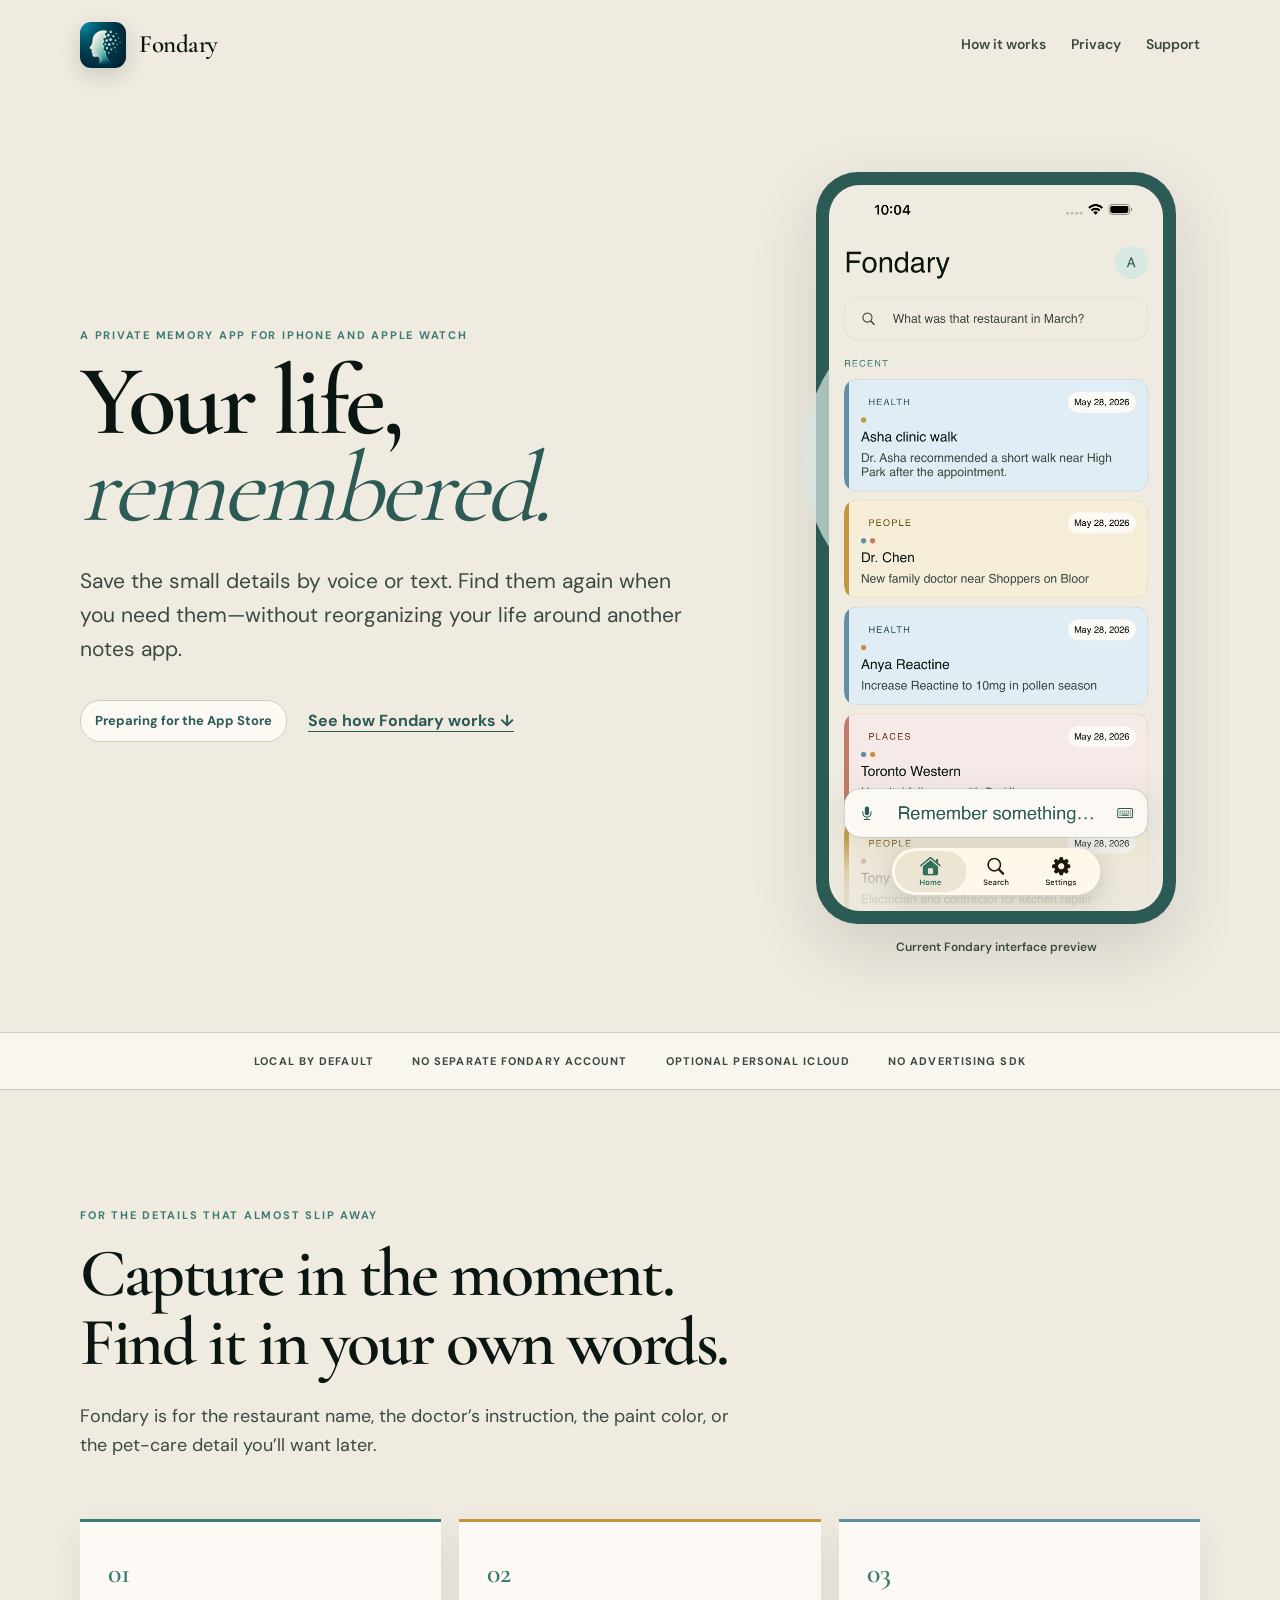
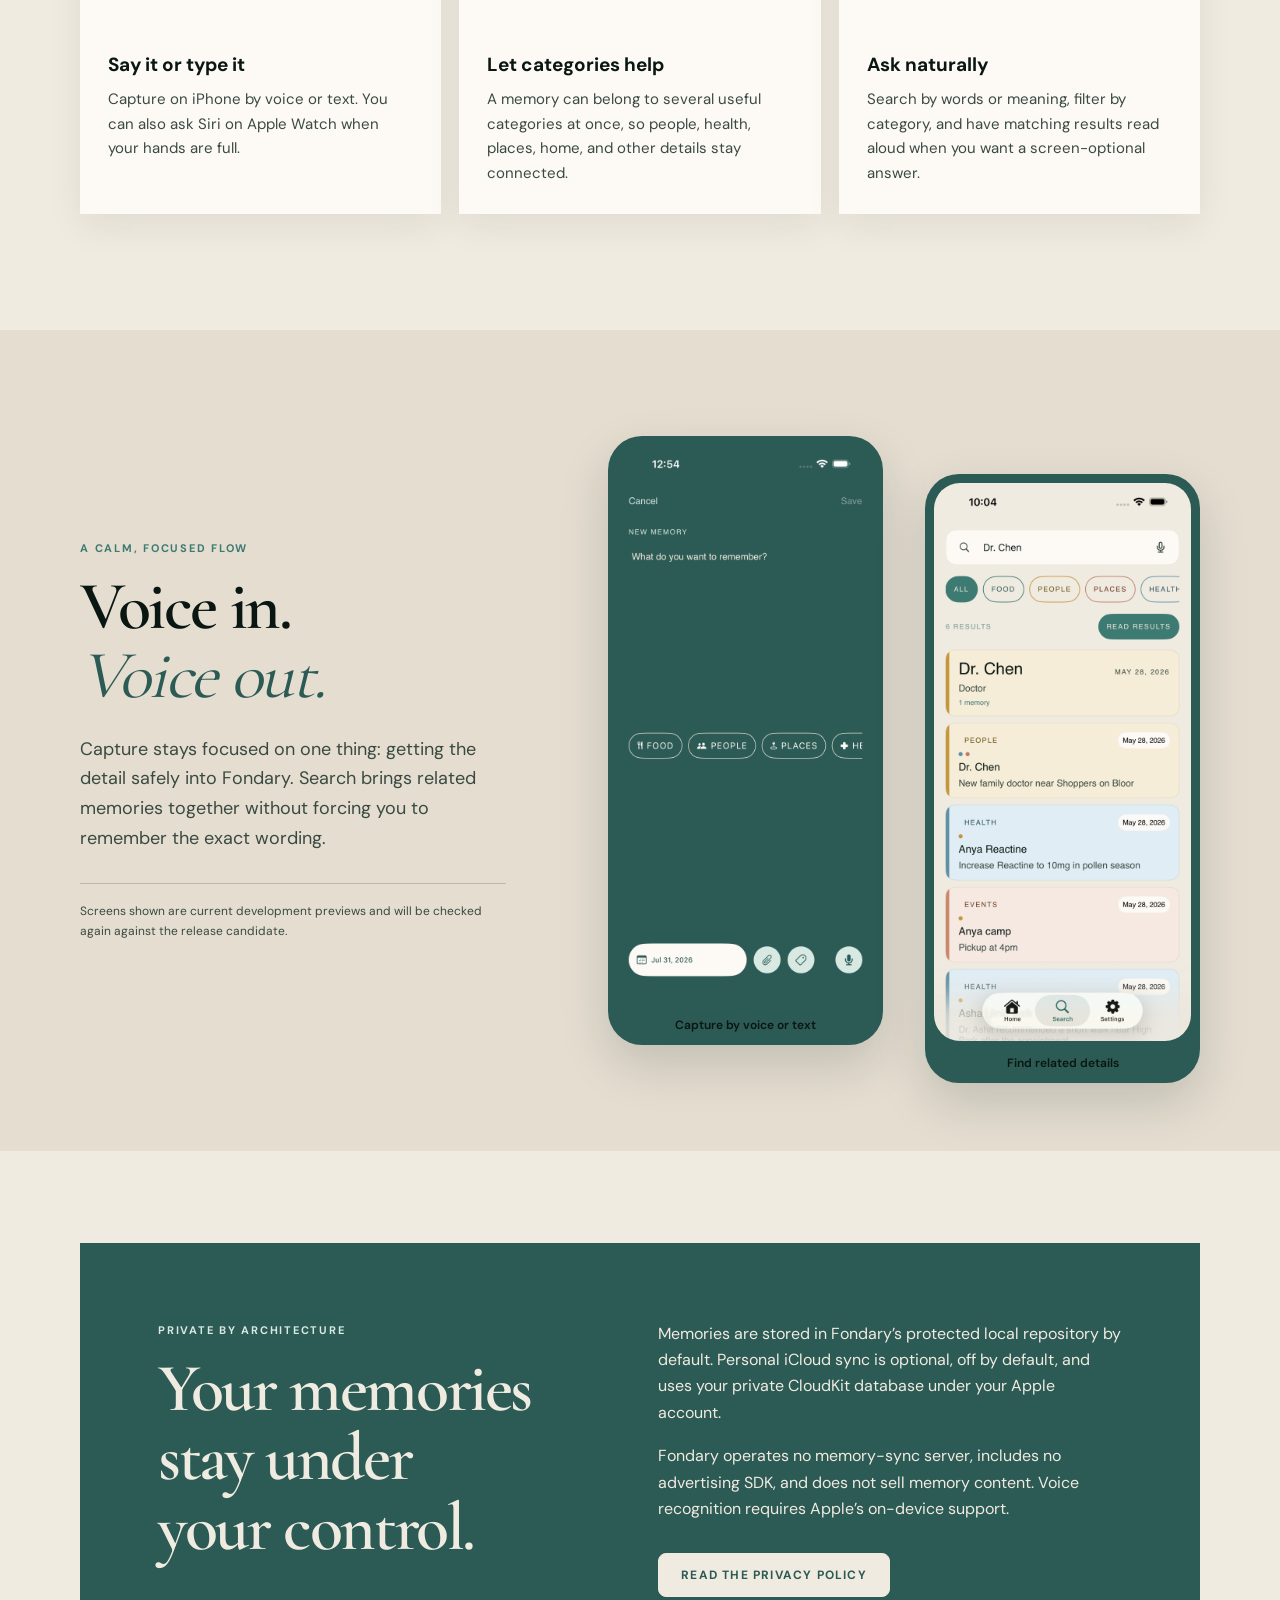
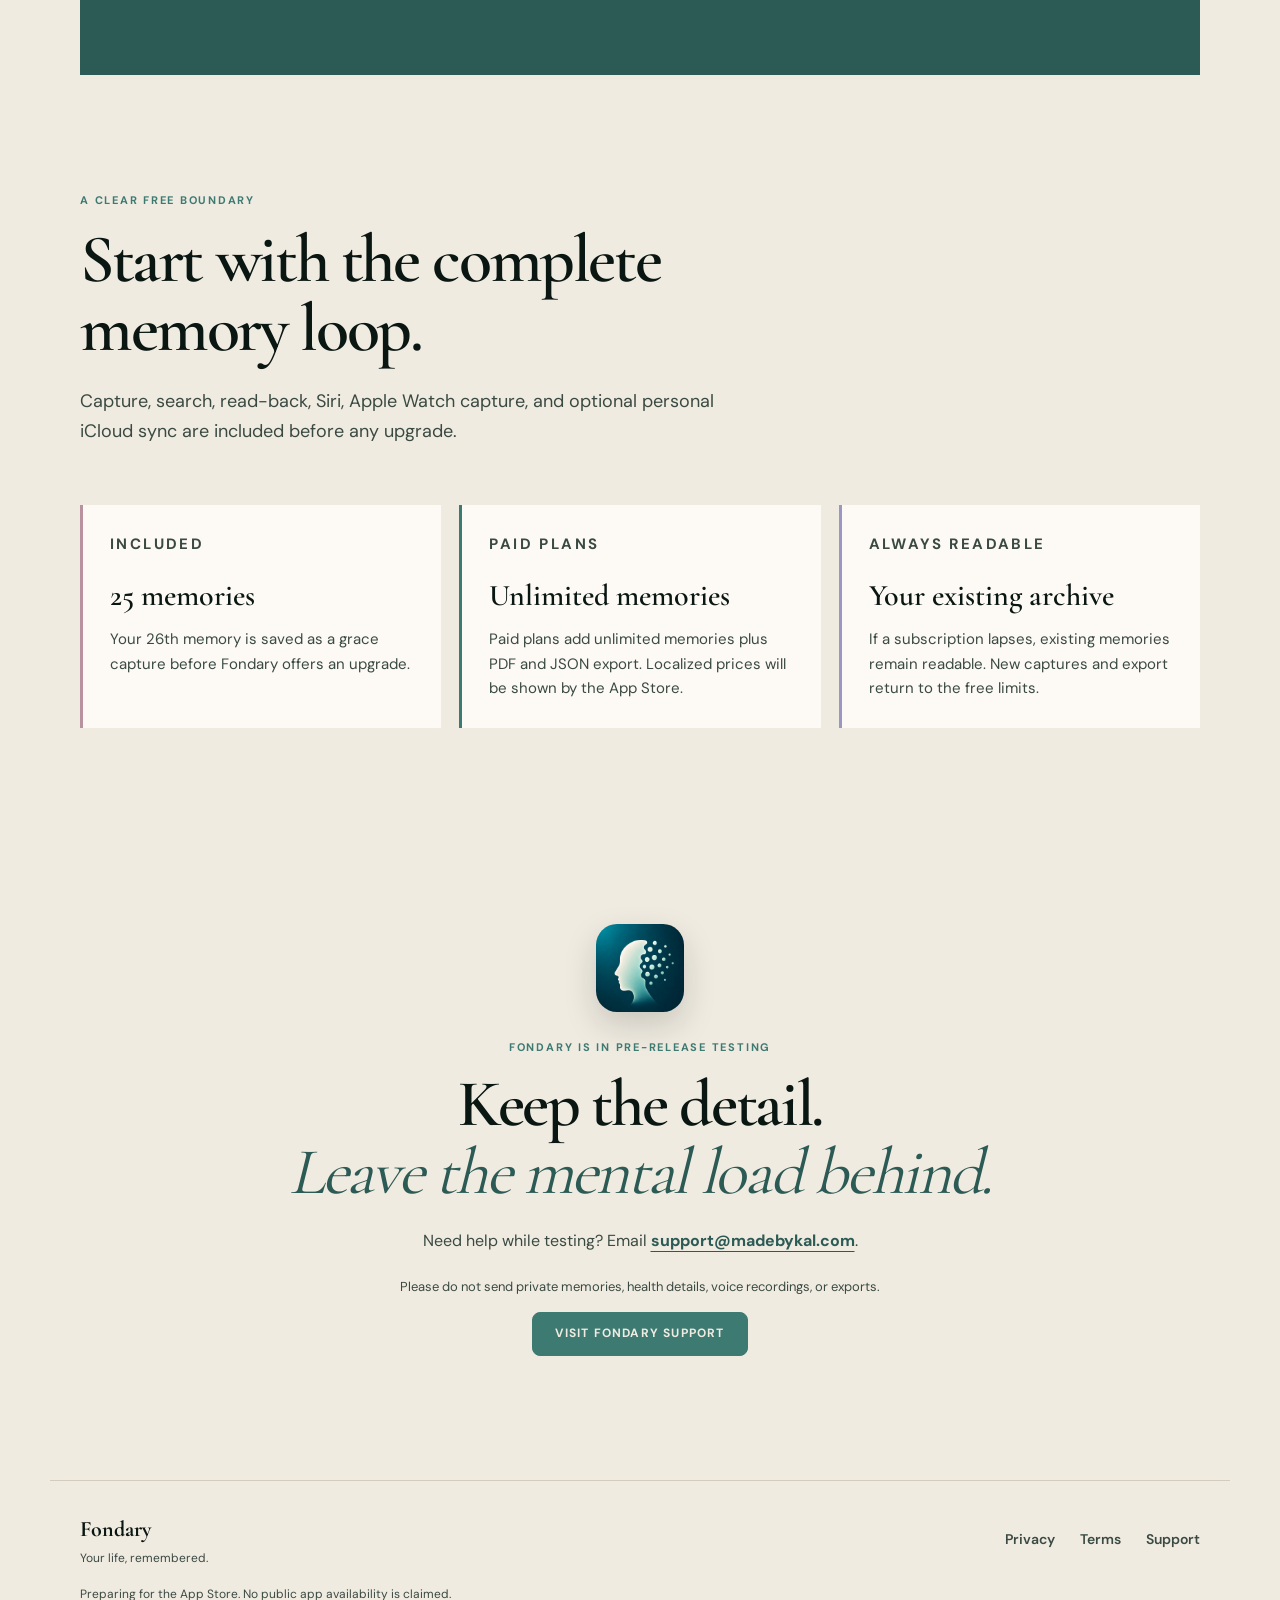
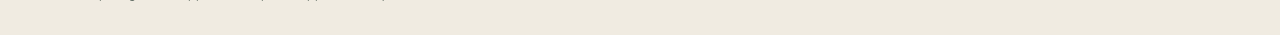
<file: index.html>
<!doctype html>
<html lang="en">
<head>
  <meta charset="utf-8">
  <meta name="viewport" content="width=device-width, initial-scale=1">
  <title>Fondary — Your life, remembered</title>
  <meta name="description" content="Capture everyday details by voice or text, then find them when you need them. Fondary keeps memories local by default.">
  <meta name="robots" content="index, follow">
  <meta name="theme-color" content="#f0ebe1">
  <link rel="canonical" href="https://getfondary.com/">
  <link rel="icon" type="image/png" href="/assets/fondary-icon.png">
  <link rel="apple-touch-icon" href="/assets/fondary-icon.png">
  <link rel="stylesheet" href="/styles.css">
</head>
<body>
  <a class="skip-link" href="#main">Skip to content</a>
  <header class="site-header">
    <a class="brand" href="/" aria-label="Fondary home">
      <img src="/assets/fondary-icon.png" alt="" width="46" height="46">
      <span>Fondary</span>
    </a>
    <nav aria-label="Main navigation">
      <a href="#how-it-works">How it works</a>
      <a href="#privacy">Privacy</a>
      <a href="/support/">Support</a>
    </nav>
  </header>

  <main id="main">
    <section class="hero">
      <div class="hero-copy">
        <p class="eyebrow">A private memory app for iPhone and Apple Watch</p>
        <h1>Your life,<br><em>remembered.</em></h1>
        <p class="lede">Save the small details by voice or text. Find them again when you need them—without reorganizing your life around another notes app.</p>
        <div class="hero-actions">
          <span class="status-pill">Preparing for the App Store</span>
          <a class="text-link" href="#how-it-works">See how Fondary works <span aria-hidden="true">↓</span></a>
        </div>
      </div>
      <figure class="hero-preview">
        <div class="preview-halo" aria-hidden="true"></div>
        <img src="/assets/fondary-home.png" alt="Fondary home screen showing sample memory cards organized by category" width="1320" height="2868">
        <figcaption>Current Fondary interface preview</figcaption>
      </figure>
    </section>

    <section class="trust-row" aria-label="Fondary privacy principles">
      <span>Local by default</span>
      <span>No separate Fondary account</span>
      <span>Optional personal iCloud</span>
      <span>No advertising SDK</span>
    </section>

    <section class="section story" id="how-it-works">
      <div class="section-heading">
        <p class="eyebrow">For the details that almost slip away</p>
        <h2>Capture in the moment.<br>Find it in your own words.</h2>
        <p>Fondary is for the restaurant name, the doctor’s instruction, the paint color, or the pet-care detail you’ll want later.</p>
      </div>

      <div class="steps">
        <article>
          <span class="step-number" aria-hidden="true">01</span>
          <h3>Say it or type it</h3>
          <p>Capture on iPhone by voice or text. You can also ask Siri on Apple Watch when your hands are full.</p>
        </article>
        <article>
          <span class="step-number" aria-hidden="true">02</span>
          <h3>Let categories help</h3>
          <p>A memory can belong to several useful categories at once, so people, health, places, home, and other details stay connected.</p>
        </article>
        <article>
          <span class="step-number" aria-hidden="true">03</span>
          <h3>Ask naturally</h3>
          <p>Search by words or meaning, filter by category, and have matching results read aloud when you want a screen-optional answer.</p>
        </article>
      </div>
    </section>

    <section class="interface-section" aria-labelledby="interface-title">
      <div class="interface-copy">
        <p class="eyebrow">A calm, focused flow</p>
        <h2 id="interface-title">Voice in.<br><em>Voice out.</em></h2>
        <p>Capture stays focused on one thing: getting the detail safely into Fondary. Search brings related memories together without forcing you to remember the exact wording.</p>
        <p class="preview-note">Screens shown are current development previews and will be checked again against the release candidate.</p>
      </div>
      <div class="screen-pair">
        <figure class="phone-shot capture-shot">
          <img src="/assets/fondary-capture.png" alt="Fondary voice capture screen with selectable memory categories" width="1320" height="2868" loading="lazy">
          <figcaption>Capture by voice or text</figcaption>
        </figure>
        <figure class="phone-shot search-shot">
          <img src="/assets/fondary-search.png" alt="Fondary search screen showing sample results for a person" width="1320" height="2868" loading="lazy">
          <figcaption>Find related details</figcaption>
        </figure>
      </div>
    </section>

    <section class="privacy-band" id="privacy">
      <div>
        <p class="eyebrow eyebrow-light">Private by architecture</p>
        <h2>Your memories stay under your control.</h2>
      </div>
      <div class="privacy-copy">
        <p>Memories are stored in Fondary’s protected local repository by default. Personal iCloud sync is optional, off by default, and uses your private CloudKit database under your Apple account.</p>
        <p>Fondary operates no memory-sync server, includes no advertising SDK, and does not sell memory content. Voice recognition requires Apple’s on-device support.</p>
        <a class="button-light" href="/privacy">Read the privacy policy</a>
      </div>
    </section>

    <section class="section access-section" aria-labelledby="access-title">
      <div class="section-heading">
        <p class="eyebrow">A clear free boundary</p>
        <h2 id="access-title">Start with the complete memory loop.</h2>
        <p>Capture, search, read-back, Siri, Apple Watch capture, and optional personal iCloud sync are included before any upgrade.</p>
      </div>
      <div class="access-grid">
        <article class="access-card">
          <p class="card-label">Included</p>
          <h3>25 memories</h3>
          <p>Your 26th memory is saved as a grace capture before Fondary offers an upgrade.</p>
        </article>
        <article class="access-card">
          <p class="card-label">Paid plans</p>
          <h3>Unlimited memories</h3>
          <p>Paid plans add unlimited memories plus PDF and JSON export. Localized prices will be shown by the App Store.</p>
        </article>
        <article class="access-card">
          <p class="card-label">Always readable</p>
          <h3>Your existing archive</h3>
          <p>If a subscription lapses, existing memories remain readable. New captures and export return to the free limits.</p>
        </article>
      </div>
    </section>

    <section class="closing">
      <img src="/assets/fondary-icon.png" alt="" width="88" height="88" loading="lazy">
      <p class="eyebrow">Fondary is in pre-release testing</p>
      <h2>Keep the detail.<br><em>Leave the mental load behind.</em></h2>
      <p>Need help while testing? Email <a class="text-link" href="mailto:support@madebykal.com?subject=Fondary%20support">support@madebykal.com</a>.</p>
      <p class="support-warning">Please do not send private memories, health details, voice recordings, or exports.</p>
      <a class="button" href="/support/">Visit Fondary support</a>
    </section>
  </main>

  <footer>
    <div>
      <strong>Fondary</strong>
      <span>Your life, remembered.</span>
    </div>
    <nav aria-label="Footer navigation">
      <a href="/privacy">Privacy</a>
      <a href="/terms/">Terms</a>
      <a href="/support/">Support</a>
    </nav>
    <p>Preparing for the App Store. No public app availability is claimed.</p>
  </footer>
</body>
</html>
</file>
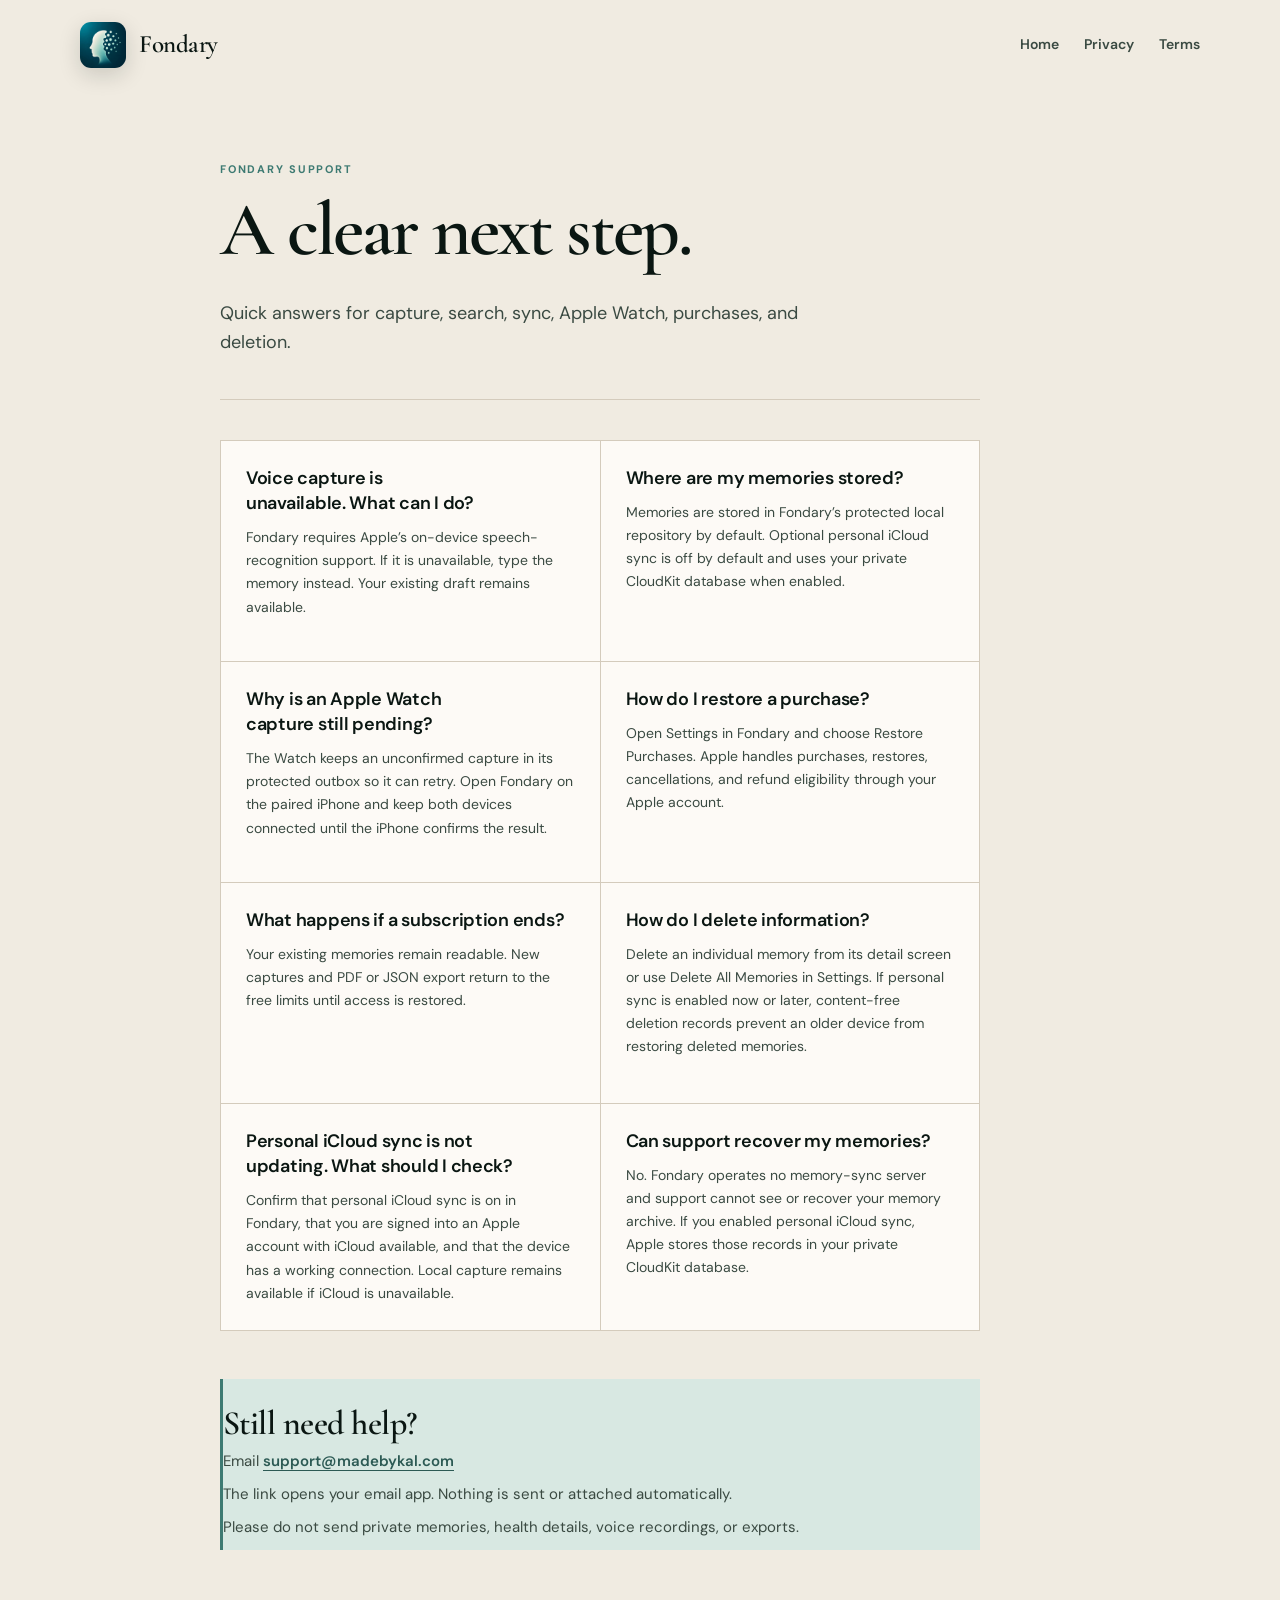
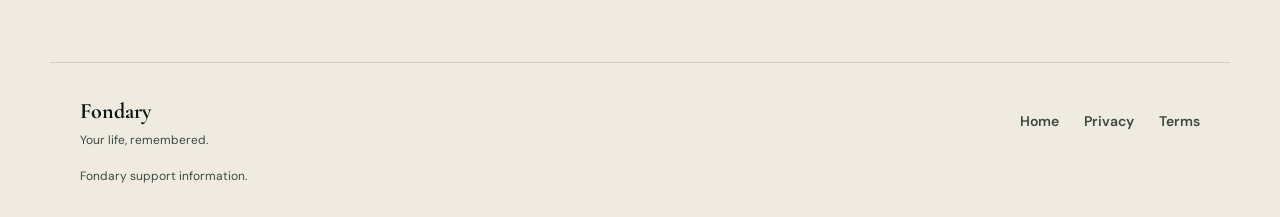
<file: support/index.html>
<!doctype html>
<html lang="en">
<head>
  <meta charset="utf-8">
  <meta name="viewport" content="width=device-width, initial-scale=1">
  <title>Support — Fondary</title>
  <meta name="description" content="Help with Fondary capture, search, personal iCloud sync, Apple Watch, purchases, and deletion.">
  <meta name="robots" content="index, follow">
  <meta name="theme-color" content="#f0ebe1">
  <link rel="canonical" href="https://getfondary.com/support/">
  <link rel="icon" type="image/png" href="/assets/fondary-icon.png">
  <link rel="apple-touch-icon" href="/assets/fondary-icon.png">
  <link rel="stylesheet" href="/styles.css">
</head>
<body>
  <a class="skip-link" href="#main">Skip to content</a>
  <header class="site-header">
    <a class="brand" href="/" aria-label="Fondary home"><img src="/assets/fondary-icon.png" alt="" width="46" height="46"><span>Fondary</span></a>
    <nav aria-label="Main navigation"><a href="/">Home</a><a href="/privacy">Privacy</a><a href="/terms/">Terms</a></nav>
  </header>

  <main class="subpage-main" id="main">
    <header class="subpage-header">
      <p class="eyebrow">Fondary support</p>
      <h1>A clear next step.</h1>
      <p class="lede">Quick answers for capture, search, sync, Apple Watch, purchases, and deletion.</p>
    </header>

    <section class="document" aria-label="Fondary help topics">
      <div class="support-grid">
        <article class="support-card">
          <h2>Voice capture is unavailable. What can I do?</h2>
          <p>Fondary requires Apple’s on-device speech-recognition support. If it is unavailable, type the memory instead. Your existing draft remains available.</p>
        </article>
        <article class="support-card">
          <h2>Where are my memories stored?</h2>
          <p>Memories are stored in Fondary’s protected local repository by default. Optional personal iCloud sync is off by default and uses your private CloudKit database when enabled.</p>
        </article>
        <article class="support-card">
          <h2>Why is an Apple Watch capture still pending?</h2>
          <p>The Watch keeps an unconfirmed capture in its protected outbox so it can retry. Open Fondary on the paired iPhone and keep both devices connected until the iPhone confirms the result.</p>
        </article>
        <article class="support-card">
          <h2>How do I restore a purchase?</h2>
          <p>Open Settings in Fondary and choose Restore Purchases. Apple handles purchases, restores, cancellations, and refund eligibility through your Apple account.</p>
        </article>
        <article class="support-card">
          <h2>What happens if a subscription ends?</h2>
          <p>Your existing memories remain readable. New captures and PDF or JSON export return to the free limits until access is restored.</p>
        </article>
        <article class="support-card">
          <h2>How do I delete information?</h2>
          <p>Delete an individual memory from its detail screen or use Delete All Memories in Settings. If personal sync is enabled now or later, content-free deletion records prevent an older device from restoring deleted memories.</p>
        </article>
        <article class="support-card">
          <h2>Personal iCloud sync is not updating. What should I check?</h2>
          <p>Confirm that personal iCloud sync is on in Fondary, that you are signed into an Apple account with iCloud available, and that the device has a working connection. Local capture remains available if iCloud is unavailable.</p>
        </article>
        <article class="support-card">
          <h2>Can support recover my memories?</h2>
          <p>No. Fondary operates no memory-sync server and support cannot see or recover your memory archive. If you enabled personal iCloud sync, Apple stores those records in your private CloudKit database.</p>
        </article>
      </div>

      <section class="contact-panel">
        <h2>Still need help?</h2>
        <p>Email <a href="mailto:support@madebykal.com?subject=Fondary%20support">support@madebykal.com</a></p>
        <p>The link opens your email app. Nothing is sent or attached automatically.</p>
        <p>Please do not send private memories, health details, voice recordings, or exports.</p>
      </section>
    </section>
  </main>

  <footer>
    <div><strong>Fondary</strong><span>Your life, remembered.</span></div>
    <nav aria-label="Footer navigation"><a href="/">Home</a><a href="/privacy">Privacy</a><a href="/terms/">Terms</a></nav>
    <p>Fondary support information.</p>
  </footer>
</body>
</html>
</file>
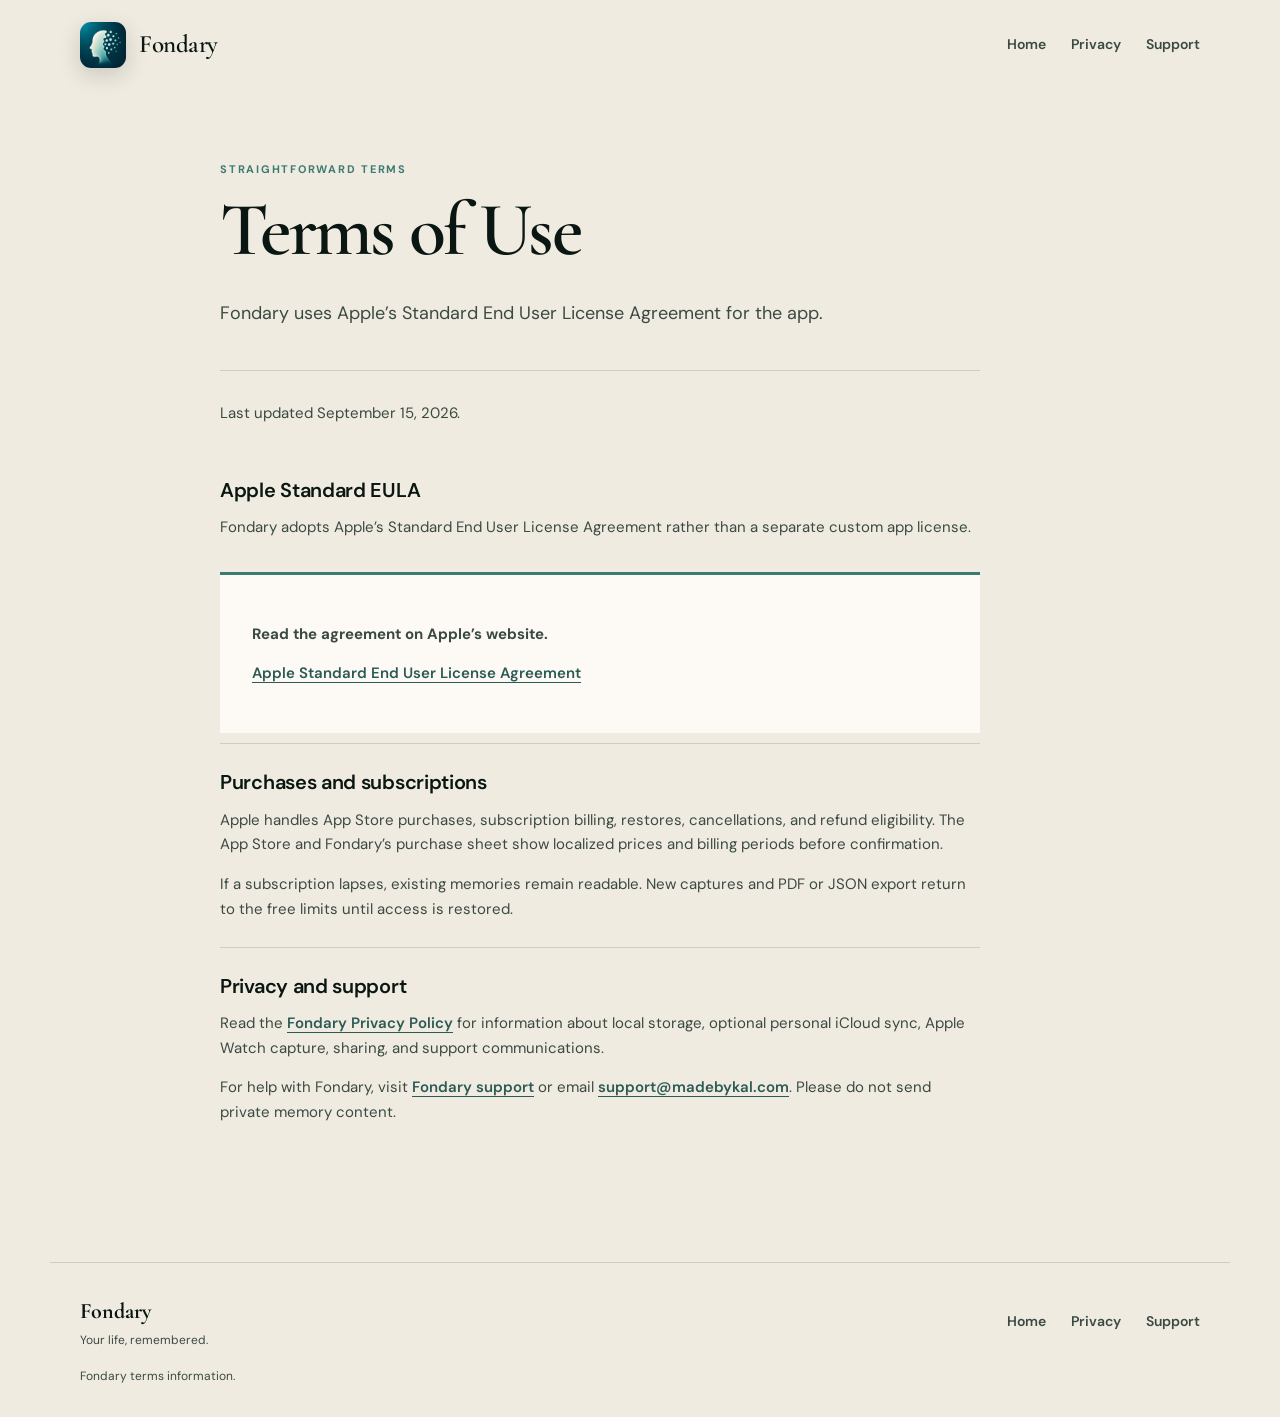
<file: terms/index.html>
<!doctype html>
<html lang="en">
<head>
  <meta charset="utf-8">
  <meta name="viewport" content="width=device-width, initial-scale=1">
  <title>Terms of Use — Fondary</title>
  <meta name="description" content="Terms information for Fondary, including the Apple Standard End User License Agreement.">
  <meta name="robots" content="index, follow">
  <meta name="theme-color" content="#f0ebe1">
  <link rel="canonical" href="https://getfondary.com/terms/">
  <link rel="icon" type="image/png" href="/assets/fondary-icon.png">
  <link rel="apple-touch-icon" href="/assets/fondary-icon.png">
  <link rel="stylesheet" href="/styles.css">
</head>
<body>
  <a class="skip-link" href="#main">Skip to content</a>
  <header class="site-header">
    <a class="brand" href="/" aria-label="Fondary home"><img src="/assets/fondary-icon.png" alt="" width="46" height="46"><span>Fondary</span></a>
    <nav aria-label="Main navigation"><a href="/">Home</a><a href="/privacy">Privacy</a><a href="/support/">Support</a></nav>
  </header>

  <main class="subpage-main" id="main">
    <header class="subpage-header">
      <p class="eyebrow">Straightforward terms</p>
      <h1>Terms of Use</h1>
      <p class="lede">Fondary uses Apple’s Standard End User License Agreement for the app.</p>
    </header>

    <article class="document">
      <p class="updated">Last updated September 15, 2026.</p>
      <section>
        <h2>Apple Standard EULA</h2>
        <p>Fondary adopts Apple’s Standard End User License Agreement rather than a separate custom app license.</p>
        <div class="eula-panel">
          <p><strong>Read the agreement on Apple’s website.</strong></p>
          <p><a href="https://www.apple.com/legal/internet-services/itunes/dev/stdeula/">Apple Standard End User License Agreement</a></p>
        </div>
      </section>
      <section>
        <h2>Purchases and subscriptions</h2>
        <p>Apple handles App Store purchases, subscription billing, restores, cancellations, and refund eligibility. The App Store and Fondary’s purchase sheet show localized prices and billing periods before confirmation.</p>
        <p>If a subscription lapses, existing memories remain readable. New captures and PDF or JSON export return to the free limits until access is restored.</p>
      </section>
      <section>
        <h2>Privacy and support</h2>
        <p>Read the <a href="/privacy">Fondary Privacy Policy</a> for information about local storage, optional personal iCloud sync, Apple Watch capture, sharing, and support communications.</p>
        <p>For help with Fondary, visit <a href="/support/">Fondary support</a> or email <a href="mailto:support@madebykal.com?subject=Fondary%20terms">support@madebykal.com</a>. Please do not send private memory content.</p>
      </section>
    </article>
  </main>

  <footer>
    <div><strong>Fondary</strong><span>Your life, remembered.</span></div>
    <nav aria-label="Footer navigation"><a href="/">Home</a><a href="/privacy">Privacy</a><a href="/support/">Support</a></nav>
    <p>Fondary terms information.</p>
  </footer>
</body>
</html>
</file>
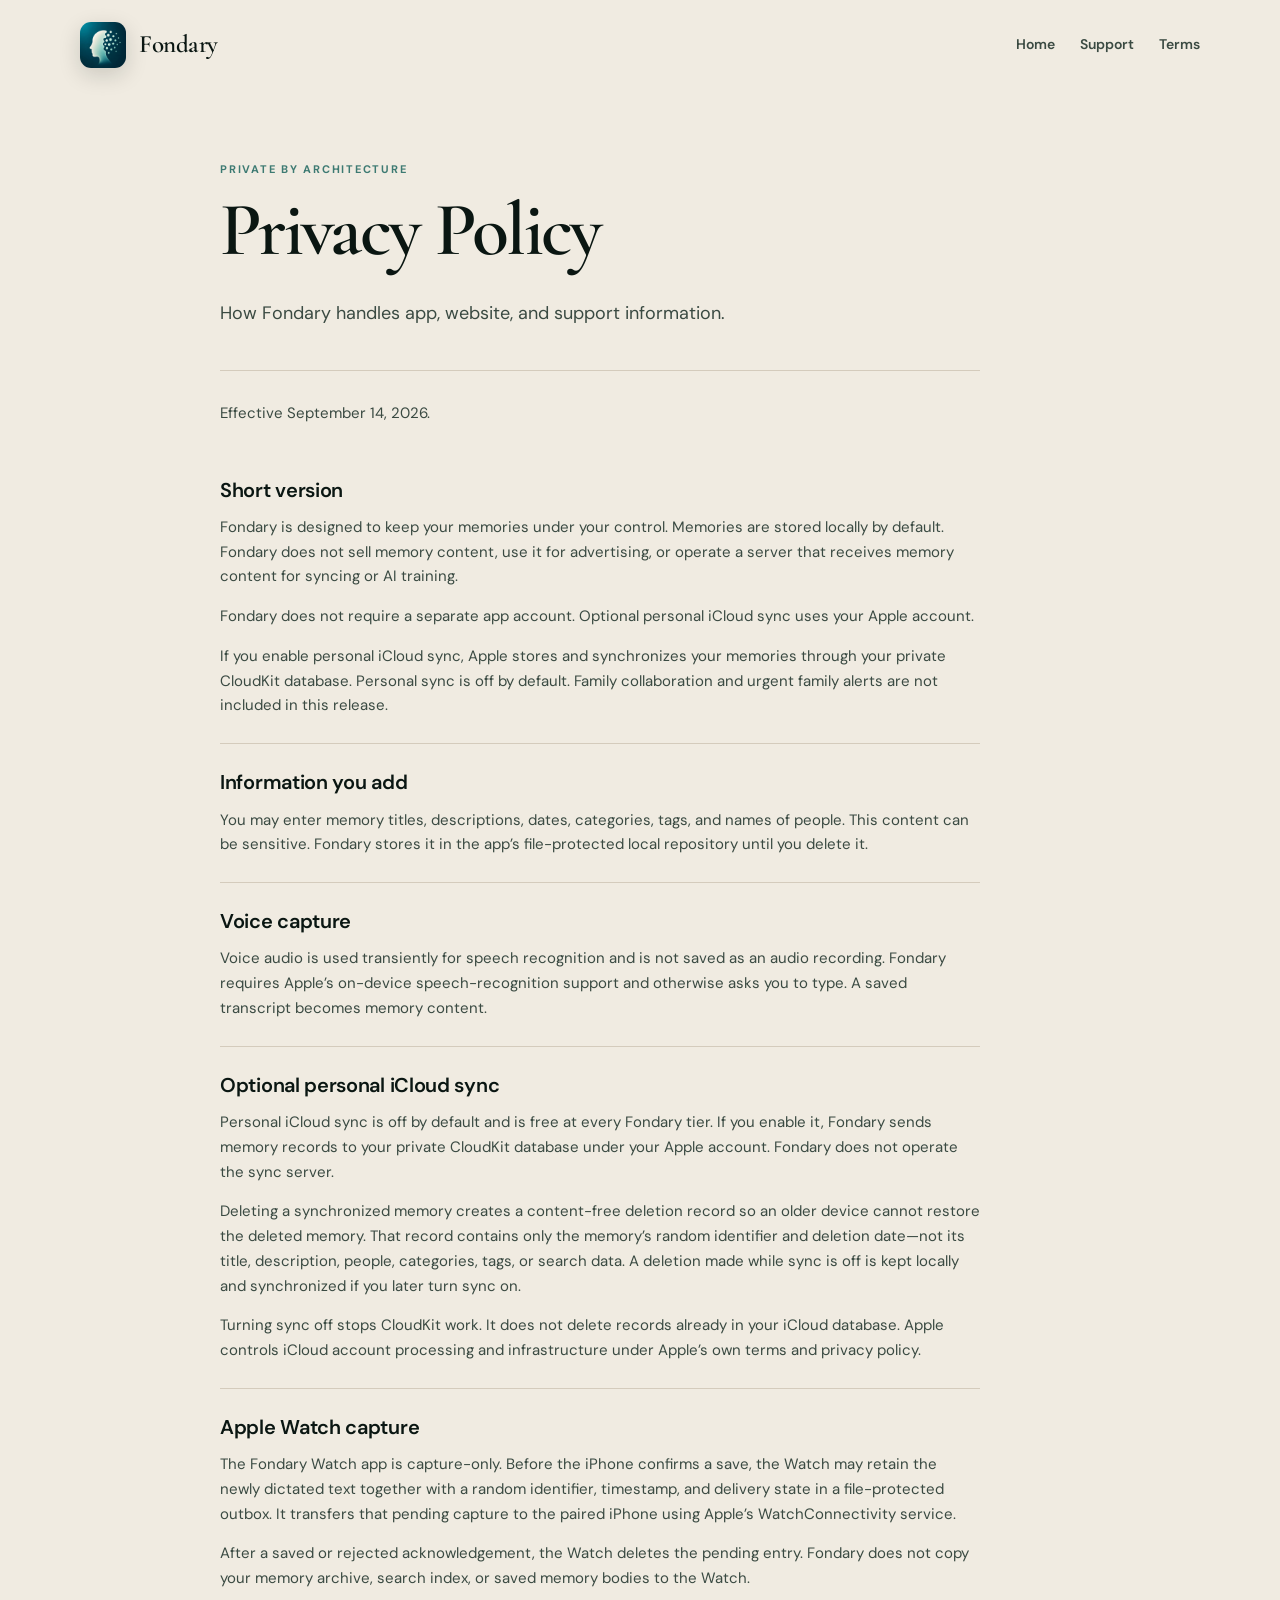
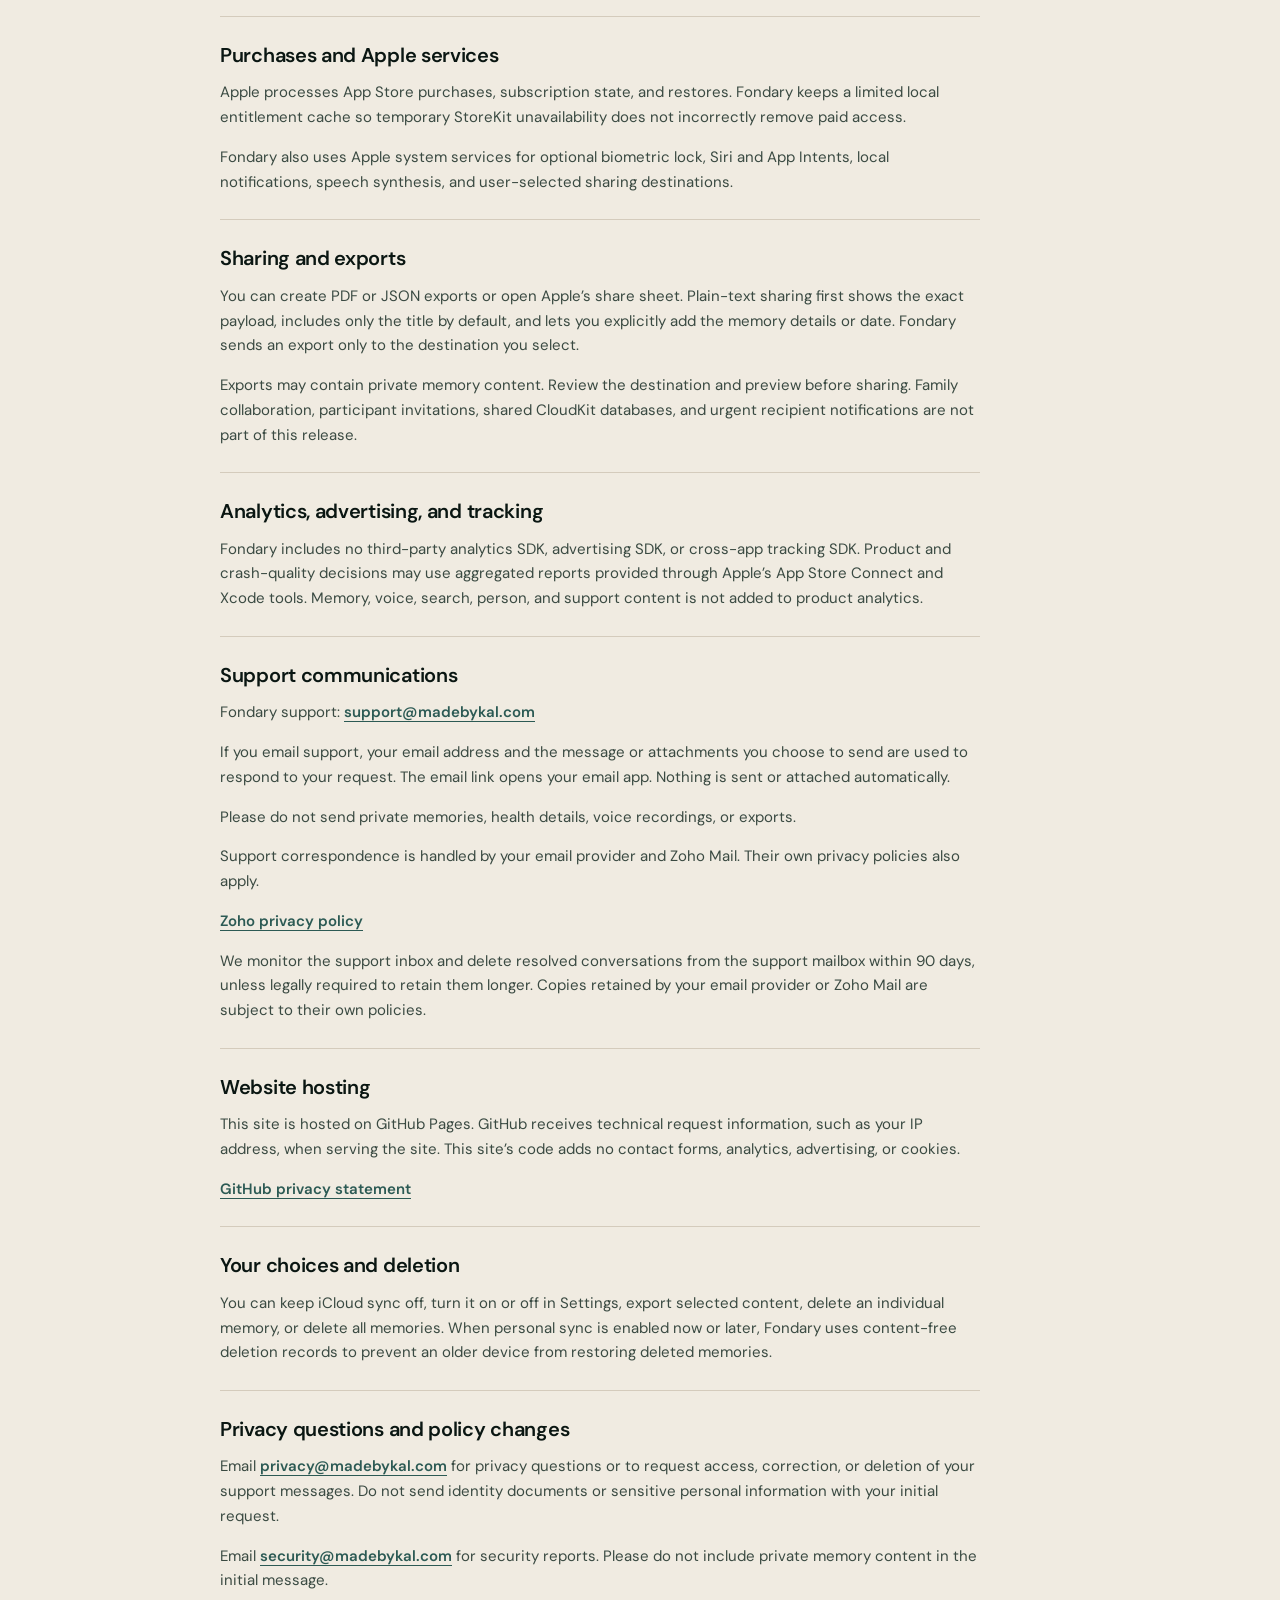
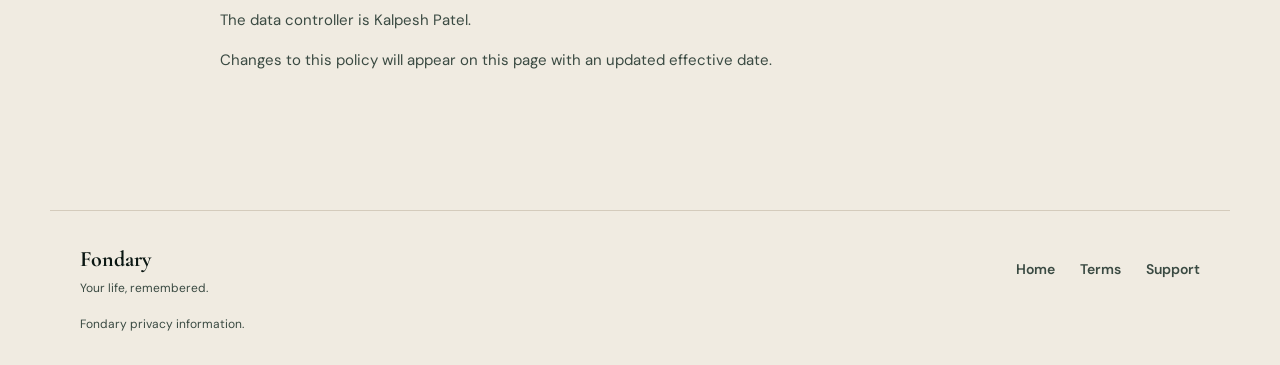
<file: privacy.html>
<!doctype html>
<html lang="en">
<head>
  <meta charset="utf-8">
  <meta name="viewport" content="width=device-width, initial-scale=1">
  <title>Fondary Privacy Policy</title>
  <meta name="description" content="How Fondary handles app, website, and support information.">
  <meta name="robots" content="index, follow">
  <meta name="theme-color" content="#f0ebe1">
  <link rel="canonical" href="https://getfondary.com/privacy">
  <link rel="icon" type="image/png" href="/assets/fondary-icon.png">
  <link rel="apple-touch-icon" href="/assets/fondary-icon.png">
  <link rel="stylesheet" href="/styles.css">
</head>
<body>
  <a class="skip-link" href="#main">Skip to content</a>
  <header class="site-header">
    <a class="brand" href="/" aria-label="Fondary home"><img src="/assets/fondary-icon.png" alt="" width="46" height="46"><span>Fondary</span></a>
    <nav aria-label="Main navigation"><a href="/">Home</a><a href="/support/">Support</a><a href="/terms/">Terms</a></nav>
  </header>

  <main class="subpage-main" id="main">
    <header class="subpage-header">
      <p class="eyebrow">Private by architecture</p>
      <h1>Privacy Policy</h1>
      <p class="lede">How Fondary handles app, website, and support information.</p>
    </header>

    <article class="document">
      <p class="updated">Effective September 14, 2026.</p>

      <section>
        <h2>Short version</h2>
        <p>Fondary is designed to keep your memories under your control. Memories are stored locally by default. Fondary does not sell memory content, use it for advertising, or operate a server that receives memory content for syncing or AI training.</p>
        <p>Fondary does not require a separate app account. Optional personal iCloud sync uses your Apple account.</p>
        <p>If you enable personal iCloud sync, Apple stores and synchronizes your memories through your private CloudKit database. Personal sync is off by default. Family collaboration and urgent family alerts are not included in this release.</p>
      </section>

      <section>
        <h2>Information you add</h2>
        <p>You may enter memory titles, descriptions, dates, categories, tags, and names of people. This content can be sensitive. Fondary stores it in the app’s file-protected local repository until you delete it.</p>
      </section>

      <section>
        <h2>Voice capture</h2>
        <p>Voice audio is used transiently for speech recognition and is not saved as an audio recording. Fondary requires Apple’s on-device speech-recognition support and otherwise asks you to type. A saved transcript becomes memory content.</p>
      </section>

      <section>
        <h2>Optional personal iCloud sync</h2>
        <p>Personal iCloud sync is off by default and is free at every Fondary tier. If you enable it, Fondary sends memory records to your private CloudKit database under your Apple account. Fondary does not operate the sync server.</p>
        <p>Deleting a synchronized memory creates a content-free deletion record so an older device cannot restore the deleted memory. That record contains only the memory’s random identifier and deletion date—not its title, description, people, categories, tags, or search data. A deletion made while sync is off is kept locally and synchronized if you later turn sync on.</p>
        <p>Turning sync off stops CloudKit work. It does not delete records already in your iCloud database. Apple controls iCloud account processing and infrastructure under Apple’s own terms and privacy policy.</p>
      </section>

      <section>
        <h2>Apple Watch capture</h2>
        <p>The Fondary Watch app is capture-only. Before the iPhone confirms a save, the Watch may retain the newly dictated text together with a random identifier, timestamp, and delivery state in a file-protected outbox. It transfers that pending capture to the paired iPhone using Apple’s WatchConnectivity service.</p>
        <p>After a saved or rejected acknowledgement, the Watch deletes the pending entry. Fondary does not copy your memory archive, search index, or saved memory bodies to the Watch.</p>
      </section>

      <section>
        <h2>Purchases and Apple services</h2>
        <p>Apple processes App Store purchases, subscription state, and restores. Fondary keeps a limited local entitlement cache so temporary StoreKit unavailability does not incorrectly remove paid access.</p>
        <p>Fondary also uses Apple system services for optional biometric lock, Siri and App Intents, local notifications, speech synthesis, and user-selected sharing destinations.</p>
      </section>

      <section>
        <h2>Sharing and exports</h2>
        <p>You can create PDF or JSON exports or open Apple’s share sheet. Plain-text sharing first shows the exact payload, includes only the title by default, and lets you explicitly add the memory details or date. Fondary sends an export only to the destination you select.</p>
        <p>Exports may contain private memory content. Review the destination and preview before sharing. Family collaboration, participant invitations, shared CloudKit databases, and urgent recipient notifications are not part of this release.</p>
      </section>

      <section>
        <h2>Analytics, advertising, and tracking</h2>
        <p>Fondary includes no third-party analytics SDK, advertising SDK, or cross-app tracking SDK. Product and crash-quality decisions may use aggregated reports provided through Apple’s App Store Connect and Xcode tools. Memory, voice, search, person, and support content is not added to product analytics.</p>
      </section>

      <section>
        <h2>Support communications</h2>
        <p>Fondary support: <a href="mailto:support@madebykal.com?subject=Fondary%20support">support@madebykal.com</a></p>
        <p>If you email support, your email address and the message or attachments you choose to send are used to respond to your request. The email link opens your email app. Nothing is sent or attached automatically.</p>
        <p>Please do not send private memories, health details, voice recordings, or exports.</p>
        <p>Support correspondence is handled by your email provider and Zoho Mail. Their own privacy policies also apply.</p>
        <p><a href="https://www.zoho.com/privacy.html">Zoho privacy policy</a></p>
        <p>We monitor the support inbox and delete resolved conversations from the support mailbox within 90 days, unless legally required to retain them longer. Copies retained by your email provider or Zoho Mail are subject to their own policies.</p>
      </section>

      <section>
        <h2>Website hosting</h2>
        <p>This site is hosted on GitHub Pages. GitHub receives technical request information, such as your IP address, when serving the site. This site’s code adds no contact forms, analytics, advertising, or cookies.</p>
        <p><a href="https://docs.github.com/en/site-policy/privacy-policies/github-general-privacy-statement">GitHub privacy statement</a></p>
      </section>

      <section>
        <h2>Your choices and deletion</h2>
        <p>You can keep iCloud sync off, turn it on or off in Settings, export selected content, delete an individual memory, or delete all memories. When personal sync is enabled now or later, Fondary uses content-free deletion records to prevent an older device from restoring deleted memories.</p>
      </section>

      <section>
        <h2>Privacy questions and policy changes</h2>
        <p>Email <a href="mailto:privacy@madebykal.com?subject=Fondary%20privacy">privacy@madebykal.com</a> for privacy questions or to request access, correction, or deletion of your support messages. Do not send identity documents or sensitive personal information with your initial request.</p>
        <p>Email <a href="mailto:security@madebykal.com?subject=Fondary%20security">security@madebykal.com</a> for security reports. Please do not include private memory content in the initial message.</p>
        <p>The data controller is Kalpesh Patel.</p>
        <p>Changes to this policy will appear on this page with an updated effective date.</p>
      </section>
    </article>
  </main>

  <footer>
    <div><strong>Fondary</strong><span>Your life, remembered.</span></div>
    <nav aria-label="Footer navigation"><a href="/">Home</a><a href="/terms/">Terms</a><a href="/support/">Support</a></nav>
    <p>Fondary privacy information.</p>
  </footer>
</body>
</html>
</file>
<file: styles.css>
@font-face {
  font-family: "DM Sans";
  src: url("/assets/dm-sans.ttf") format("truetype");
  font-style: normal;
  font-weight: 400 700;
  font-display: swap;
}

@font-face {
  font-family: "Cormorant Garamond";
  src: url("/assets/cormorant-garamond.ttf") format("truetype");
  font-style: normal;
  font-weight: 400 700;
  font-display: swap;
}

:root {
  color-scheme: light;
  --teal: #3d7a72;
  --teal-dk: #2c5a54;
  --linen: #f0ebe1;
  --linen-dk: #e4ddd0;
  --gold: #c4953a;
  --mauve: #b8929e;
  --rose: #c07b6a;
  --lavender: #9b96c4;
  --blue: #5e8fa3;
  --mint: #d8e8e2;
  --text: #0a1612;
  --text-md: #3a4a42;
  --white: #fdfaf6;
  --line: #d4cbbc;
  --font-display: "Cormorant Garamond", Georgia, serif;
  --font-body: "DM Sans", -apple-system, BlinkMacSystemFont, "Segoe UI", sans-serif;
  --shadow: 0 24px 70px rgba(10, 22, 18, 0.14);
}

* { box-sizing: border-box; }

html { scroll-behavior: smooth; }

body {
  margin: 0;
  background: var(--linen);
  color: var(--text);
  font-family: var(--font-body);
  font-size: 16px;
  line-height: 1.65;
  -webkit-font-smoothing: antialiased;
}

a { color: inherit; }
img { display: block; max-width: 100%; height: auto; }
figure { margin: 0; }

:focus-visible {
  outline: 3px solid var(--teal);
  outline-offset: 4px;
}

.skip-link {
  position: fixed;
  top: -100px;
  left: 18px;
  z-index: 1000;
  padding: 11px 16px;
  border-radius: 8px;
  background: var(--teal-dk);
  color: var(--linen);
  font-weight: 700;
}

.skip-link:focus { top: 18px; }

.site-header {
  max-width: 1180px;
  margin: 0 auto;
  padding: 22px 30px;
  display: flex;
  align-items: center;
  justify-content: space-between;
  gap: 24px;
}

.brand {
  display: inline-flex;
  align-items: center;
  gap: 13px;
  color: var(--text);
  font-family: var(--font-display);
  font-size: 25px;
  font-weight: 600;
  letter-spacing: -0.02em;
  text-decoration: none;
}

.brand img {
  width: 46px;
  height: 46px;
  border-radius: 11px;
  box-shadow: 0 7px 22px rgba(10, 22, 18, 0.16);
}

.site-header nav,
footer nav {
  display: flex;
  align-items: center;
  gap: 25px;
}

.site-header nav a,
footer nav a {
  color: var(--text-md);
  font-size: 14px;
  font-weight: 600;
  text-decoration: none;
}

.site-header nav a:hover,
.site-header nav a:focus-visible,
footer nav a:hover,
footer nav a:focus-visible { color: var(--teal-dk); }

.hero {
  max-width: 1180px;
  margin: 0 auto;
  padding: 82px 30px 108px;
  display: grid;
  grid-template-columns: minmax(0, 1.08fr) minmax(310px, 0.72fr);
  align-items: center;
  gap: clamp(54px, 8vw, 110px);
  overflow: hidden;
}

.hero-copy { padding-bottom: 28px; }

.eyebrow,
.card-label {
  margin: 0 0 15px;
  color: var(--teal);
  font-size: 11px;
  font-weight: 700;
  letter-spacing: 0.16em;
  text-transform: uppercase;
}

h1,
h2 {
  margin: 0;
  font-family: var(--font-display);
  font-weight: 600;
  letter-spacing: -0.035em;
  text-wrap: balance;
}

h1 {
  max-width: 720px;
  font-size: clamp(58px, 7.8vw, 102px);
  line-height: 0.87;
}

h1 em,
h2 em {
  color: var(--teal-dk);
  font-weight: 400;
}

.lede {
  max-width: 650px;
  margin: 31px 0 0;
  color: var(--text-md);
  font-size: clamp(18px, 2vw, 21px);
  line-height: 1.62;
}

.hero-actions {
  margin-top: 34px;
  display: flex;
  align-items: center;
  flex-wrap: wrap;
  gap: 21px;
}

.status-pill {
  display: inline-flex;
  padding: 9px 14px;
  border: 1px solid var(--line);
  border-radius: 20px;
  background: var(--white);
  color: var(--teal-dk);
  font-size: 13px;
  font-weight: 700;
}

.text-link {
  color: var(--teal-dk);
  font-weight: 700;
  text-underline-offset: 5px;
}

.hero-preview {
  position: relative;
  width: min(100%, 360px);
  justify-self: center;
  padding: 12px;
  border: 1px solid rgba(44, 90, 84, 0.34);
  border-radius: 42px;
  background: var(--teal-dk);
  box-shadow: var(--shadow);
}

.hero-preview img {
  position: relative;
  z-index: 1;
  width: 100%;
  border-radius: 31px;
}

.hero-preview figcaption,
.phone-shot figcaption {
  margin-top: 13px;
  color: var(--text-md);
  font-size: 12px;
  font-weight: 600;
  text-align: center;
}

.hero-preview figcaption {
  position: absolute;
  right: 0;
  bottom: -35px;
  left: 0;
}

.preview-halo {
  position: absolute;
  width: 330px;
  height: 330px;
  top: 16%;
  left: 42%;
  border-radius: 50%;
  background: var(--mint);
  opacity: 0.72;
  transform: translateX(-50%);
}

.trust-row {
  padding: 19px 30px;
  display: flex;
  justify-content: center;
  flex-wrap: wrap;
  gap: 13px 38px;
  border-block: 1px solid var(--line);
  background: rgba(253, 250, 246, 0.72);
  color: var(--text-md);
  font-size: 11px;
  font-weight: 700;
  letter-spacing: 0.1em;
  text-transform: uppercase;
}

.section {
  max-width: 1180px;
  margin: 0 auto;
  padding: 116px 30px;
}

.section-heading { max-width: 780px; }

h2 {
  font-size: clamp(43px, 5.5vw, 68px);
  line-height: 1.02;
}

.section-heading > p:last-child,
.interface-copy > p:not(.eyebrow):not(.preview-note) {
  max-width: 680px;
  margin: 24px 0 0;
  color: var(--text-md);
  font-size: 18px;
}

.steps,
.access-grid {
  margin-top: 58px;
  display: grid;
  grid-template-columns: repeat(3, minmax(0, 1fr));
  gap: 18px;
}

.steps article {
  min-height: 286px;
  padding: 28px;
  border-top: 3px solid var(--teal);
  background: var(--white);
  box-shadow: 0 12px 34px rgba(10, 22, 18, 0.07);
}

.steps article:nth-child(2) { border-color: var(--gold); }
.steps article:nth-child(3) { border-color: var(--blue); }

.step-number {
  color: var(--teal);
  font-family: var(--font-display);
  font-size: 28px;
  font-weight: 600;
}

h3 {
  margin: 56px 0 9px;
  color: var(--text);
  font-size: 19px;
  line-height: 1.35;
}

.steps p,
.access-card p {
  margin: 0;
  color: var(--text-md);
  font-size: 15px;
}

.interface-section {
  padding: 106px max(30px, calc((100vw - 1120px) / 2));
  display: grid;
  grid-template-columns: minmax(270px, 0.72fr) minmax(470px, 1fr);
  align-items: center;
  gap: clamp(58px, 8vw, 110px);
  background: var(--linen-dk);
}

.preview-note {
  margin: 30px 0 0;
  padding-top: 18px;
  border-top: 1px solid rgba(58, 74, 66, 0.24);
  color: var(--text-md);
  font-size: 12px;
}

.screen-pair {
  display: grid;
  grid-template-columns: repeat(2, minmax(0, 1fr));
  align-items: center;
  gap: clamp(22px, 4vw, 42px);
}

.phone-shot {
  padding: 9px;
  border-radius: 34px;
  background: var(--teal-dk);
  box-shadow: 0 20px 50px rgba(10, 22, 18, 0.15);
}

.phone-shot img { border-radius: 26px; }
.search-shot { transform: translateY(38px); }
.phone-shot figcaption { color: var(--text); }

.privacy-band {
  max-width: 1120px;
  margin: 92px auto 0;
  padding: clamp(45px, 7vw, 78px);
  display: grid;
  grid-template-columns: minmax(0, 0.88fr) minmax(0, 1fr);
  gap: clamp(48px, 8vw, 92px);
  background: var(--teal-dk);
  color: var(--linen);
}

.privacy-band h2 { color: var(--linen); }
.eyebrow-light { color: var(--mint); }

.privacy-copy p {
  margin: 0 0 17px;
  color: var(--linen);
}

.button,
.button-light {
  display: inline-flex;
  min-height: 44px;
  align-items: center;
  justify-content: center;
  margin-top: 14px;
  padding: 11px 22px;
  border: 1.5px solid var(--teal);
  border-radius: 8px;
  background: var(--teal);
  color: var(--linen);
  font-size: 12px;
  font-weight: 700;
  letter-spacing: 0.1em;
  text-decoration: none;
  text-transform: uppercase;
}

.button-light {
  border-color: var(--linen);
  background: var(--linen);
  color: var(--teal-dk);
}

.button:hover,
.button:focus-visible { background: var(--teal-dk); }

.button-light:hover,
.button-light:focus-visible {
  background: var(--white);
  color: var(--text);
}

.access-card {
  padding: 27px;
  border-left: 3px solid var(--mauve);
  background: var(--white);
}

.access-card:nth-child(2) { border-color: var(--teal); }
.access-card:nth-child(3) { border-color: var(--lavender); }

.access-card h3 {
  margin: 20px 0 10px;
  font-family: var(--font-display);
  font-size: 30px;
  font-weight: 600;
}

.card-label { margin-bottom: 0; }

.closing {
  max-width: 840px;
  margin: 0 auto;
  padding: 80px 30px 124px;
  text-align: center;
}

.closing img {
  width: 88px;
  height: 88px;
  margin: 0 auto 26px;
  border-radius: 21px;
  box-shadow: 0 13px 32px rgba(10, 22, 18, 0.17);
}

.closing h2 { font-size: clamp(42px, 6vw, 66px); }

.closing > p:not(.eyebrow) {
  margin: 22px 0 0;
  color: var(--text-md);
}

.closing .support-warning {
  margin-top: 8px;
  font-size: 13px;
}

footer {
  max-width: 1180px;
  margin: 0 auto;
  padding: 30px;
  display: grid;
  grid-template-columns: 1fr auto;
  align-items: center;
  gap: 16px 32px;
  border-top: 1px solid var(--line);
}

footer div { display: grid; gap: 2px; }
footer strong { font-family: var(--font-display); font-size: 22px; }
footer span,
footer p { color: var(--text-md); font-size: 12px; }
footer p { grid-column: 1 / -1; margin: 0; }

.subpage-main {
  max-width: 900px;
  margin: 0 auto;
  padding: 70px 30px 112px;
}

.subpage-header {
  max-width: 760px;
  padding-bottom: 42px;
  border-bottom: 1px solid var(--line);
}

.subpage-header h1 {
  font-size: clamp(48px, 7vw, 76px);
  line-height: 0.98;
}

.subpage-header .lede { font-size: 18px; }

.document {
  max-width: 760px;
  padding-top: 20px;
  color: var(--text-md);
}

.document > section {
  padding: 28px 0 10px;
  border-top: 1px solid var(--line);
}

.document > section:first-of-type { border-top: 0; }

.document h2 {
  color: var(--text);
  font-family: var(--font-body);
  font-size: 20px;
  letter-spacing: -0.015em;
}

.document p,
.document li { font-size: 15px; }

.document a {
  color: var(--teal-dk);
  font-weight: 600;
  overflow-wrap: anywhere;
  text-underline-offset: 4px;
}

.updated {
  margin: 10px 0 26px;
  color: var(--text-md);
  font-size: 13px;
}

.support-grid {
  display: grid;
  grid-template-columns: repeat(2, minmax(0, 1fr));
  gap: 1px;
  margin: 20px 0 48px;
  background: var(--line);
  border: 1px solid var(--line);
}

.support-card {
  min-height: 220px;
  padding: 25px;
  background: var(--white);
}

.support-card h2 {
  margin: 0 0 10px;
  font-family: var(--font-body);
  font-size: 18px;
  line-height: 1.4;
}

.support-card p { margin: 0; color: var(--text-md); font-size: 14px; }

.contact-panel {
  padding: 32px;
  border-left: 3px solid var(--teal);
  background: var(--mint);
}

.contact-panel h2 {
  font-family: var(--font-display);
  font-size: 34px;
}

.contact-panel p { margin: 8px 0 0; }

.eula-panel {
  margin-top: 32px;
  padding: 32px;
  border-top: 3px solid var(--teal);
  background: var(--white);
}

.not-found {
  min-height: 75vh;
  display: grid;
  place-content: center;
  max-width: 760px;
  margin: 0 auto;
  padding: 40px 30px;
  text-align: center;
}

.not-found h1 { font-size: clamp(52px, 9vw, 86px); }
.not-found .button { justify-self: center; }

@media (max-width: 860px) {
  .hero {
    grid-template-columns: 1fr;
    padding-top: 56px;
  }

  .hero-copy { max-width: 740px; }
  .hero-preview { width: min(78vw, 350px); }

  .steps,
  .access-grid { grid-template-columns: 1fr; }

  .steps article { min-height: 0; }
  .steps h3 { margin-top: 34px; }

  .interface-section {
    grid-template-columns: 1fr;
    padding-inline: 30px;
  }

  .interface-copy { max-width: 680px; }
  .screen-pair { max-width: 600px; margin: 0 auto; }
  .privacy-band { margin-inline: 24px; grid-template-columns: 1fr; }
}

@media (max-width: 650px) {
  .site-header {
    padding: 18px 20px;
    align-items: flex-start;
  }

  .site-header nav {
    align-items: flex-end;
    flex-direction: column;
    gap: 8px;
  }

  .site-header nav a { min-height: 32px; }
  .hero { padding: 48px 20px 92px; }
  h1 { font-size: clamp(53px, 17vw, 78px); }
  .section { padding: 88px 20px; }
  .interface-section { padding: 80px 20px 105px; }
  .screen-pair { gap: 12px; }
  .phone-shot { padding: 6px; border-radius: 25px; }
  .phone-shot img { border-radius: 19px; }
  .privacy-band { margin: 64px 0 0; padding: 48px 22px; }
  .closing { padding-inline: 20px; }

  footer {
    padding: 25px 20px;
    grid-template-columns: 1fr;
  }

  footer nav { flex-wrap: wrap; gap: 14px 22px; }
  footer p { grid-column: 1; }

  .subpage-main { padding: 54px 20px 88px; }
  .support-grid { grid-template-columns: 1fr; }
  .support-card { min-height: 0; }
}

@media (prefers-reduced-motion: reduce) {
  html { scroll-behavior: auto; }
  *, *::before, *::after {
    scroll-behavior: auto !important;
    transition-duration: 0.01ms !important;
  }
}
</file>
